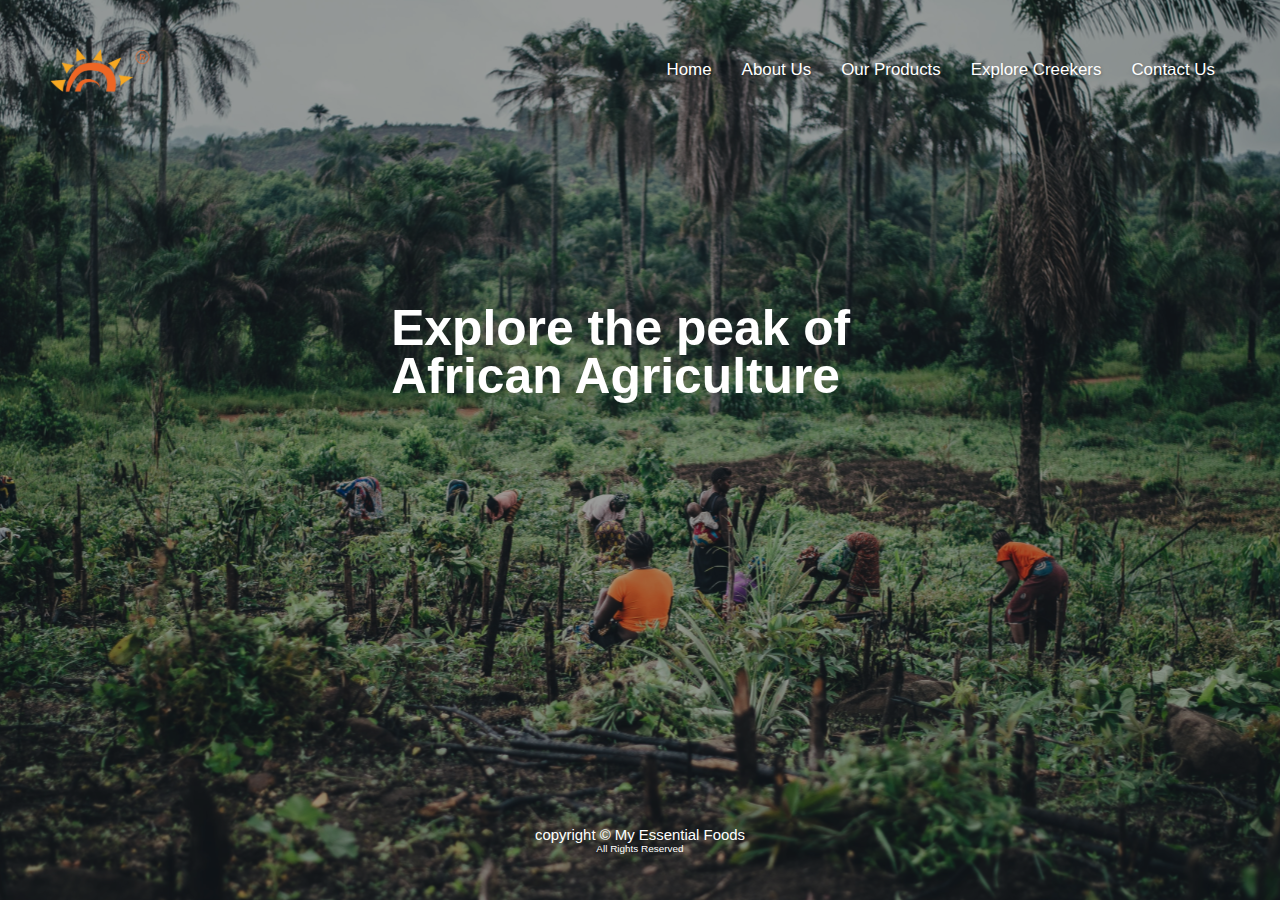
<file: index.html>
<!DOCTYPE html>
<html lang="en">
<head>
    <meta charset="UTF-8">
    <meta http-equiv="X-UA-Compatible" content="IE=edge">
    <meta name="viewport" content="width=device-width, initial-scale=1.0">
    <title>Essenx</title>
    <link rel="shortcut icon" href="/assets/images/logo.svg" type="image/x-icon">
    <link href="https://unpkg.com/aos@2.3.1/dist/aos.css" rel="stylesheet">
  <link rel="stylesheet" href="/assets/styles/index.css">
</head>
<body>
    <div class="shownav"></div>
    <header >
        <nav class="container"> 
           <div class="logo">
               <img src="/assets/images/logo.svg" alt=" ">
           </div>
           <div class="harmburger">
               <span></span><span></span><span></span>
           </div>
           <ul class="nav-list">
            <li class="close-burger">
                <span></span>
                <span></span>
            </li>
               <li><a href="/assets/pages/homepage.html">Home</a></li>
               <li><a href="#">About Us</a></li>
               <li><a href="/assets/pages/products.html">Our Products</a></li>
               <li><a href="/assets/pages/explore.html">Explore Creekers</a></li>
               <li><a href="#">Contact Us</a></li>
           </ul>
        </nav>
    </header>
    <div class="body">
        <main data-aos="fade-right" data-aos-easing="ease-in-back" data-aos-duration="800">
            <h1 class="display-one">
               <span> Explore the peak of </span>
               <span>African Agriculture</span>
            </h1>
        </main>
        <footer>
            <p>copyright &copy; My Essential Foods</p>
            <p class="small">All Rights Reserved</p>
        </footer>
    </div>
    <script src="https://unpkg.com/aos@2.3.1/dist/aos.js"></script>
    <script>
        let harmburger = document.querySelector('.harmburger');
        let closeburger = document.querySelector('.close-burger');
        let navCover = document.querySelector('.shownav');
        let navList = document.querySelector('.nav-list');
        harmburger.addEventListener('click',()=>{
        navCover.classList.toggle('show');
         setTimeout(() => {
            navList.classList.toggle('view');
         }, 600);
        })
        closeburger.addEventListener('click',()=>{
            navCover.classList.toggle('show')
            navList.classList.toggle('view')
        })
        AOS.init();
    </script>
</body>
</html>
</file>
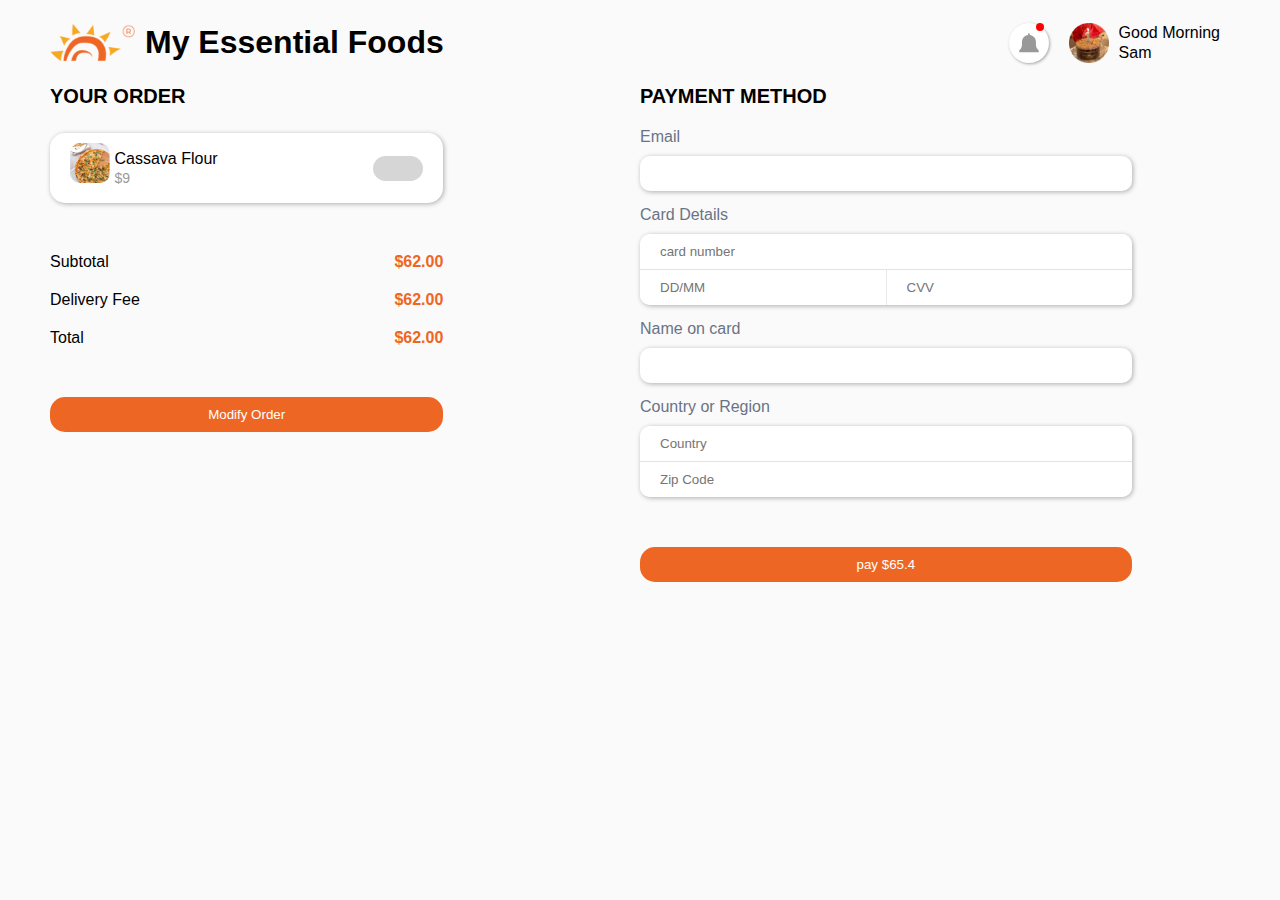
<file: assets/pages/checkout.html>
<!DOCTYPE html>
<html lang="en">
<head>
    <meta charset="UTF-8">
    <meta http-equiv="X-UA-Compatible" content="IE=edge">
    <meta name="viewport" content="width=device-width, initial-scale=1.0">
    <title>checkout</title>
    <link rel="shortcut icon" href="/assets/images/logo.svg" type="image/x-icon">
    <!-- <link href="https://unpkg.com/aos@2.3.1/dist/aos.css" rel="stylesheet"> -->
    <link rel="stylesheet" href="/assets/styles/check.css">
</head>
<body>
   <div class="container">
    <header data-aos="fade-down">
        <nav>
            <a href="#" class="logo-sec">
                <p class="logo">
                    <img src="/assets/images/logo.svg" alt="">
                </p>
                <h1>My Essential Foods</h1>
            </a>
            <ul>
                <li class="not-bell">
                    <img src="/assets/images/notif-bell.svg" alt="">
                </li>
                <li class="user-profile">
                    <div class="icon-div">
                        <img src="/assets/images/user-icon.png" alt="">
                    </div>
                    <div>
                        <p>Good Morning</p>
                        <p>Sam</p>
                    </div>
                </li>
            </ul>
        </nav>
    </header>
    <main>
        <section class="order-section">
            <h3 class="lead-text">Your Order</h3>
            <ul class="order-items">
                <li class="order" data-aos="fade-up">
                    <div class="order-detail">
                        <div class="order-div">
                            <img src="/assets/images/food-icon/pexels-pixabay-315755wbb 1.png" alt="">
                        </div>
                        <div class="order-main">
                            <h4 class="order-head">Cassava Flour</h4>
                            <p>$9</p>
                        </div>
                    </div>
                    <div class="order-action">
                        <input type="number" name="" id="">
                    </div>
                </li>
                
            </ul>
            <ul class="order-summary" data-aos="fade-left">
                <li>
                    <p>Subtotal</p>
                    <p class="sub-total summary-value">$62.00</p>
                </li>
                <li>
                    <p>Delivery Fee</p>
                    <p class="sub-total summary-value">$62.00</p>
                </li>
                <li>
                    <p>Total</p>
                    <p class="total summary-value">$62.00</p>
                </li>
            </ul>
            <button class="btn" >Modify Order</button>
        </section>
        <section class="payment-section">
            <h3 class="lead-text">Payment Method</h3>
            <form action="">
                <label for="email" data-aos="fade-right">Email</label>
                <input type="email" name="email" id="email" data-aos="fade-right">
                <label for="card-details" data-aos="fade-left">
                    Card Details
                </label>
                <div id="card-details" data-aos="fade-left">
                    <input type="text" name="card-number" id="card-number" placeholder="card number">
                    <aside>
                       <input type="text" name="card-year" id="card-year" placeholder="DD/MM">
                       <input type="text" name="card-cvv" id="card-cvv" placeholder="CVV">
                    </aside>
                </div>
                <label for="name" data-aos="fade-right">Name on card</label>
                <input type="text" name="name" id="name" data-aos="fade-right">
                <label for="card-details" data-aos="fade-left">
                    Country or Region
                </label>
                <div id="location" data-aos="fade-right">
                    <input type="text" name="country" id="country" placeholder="Country">
                    <aside>
                       <input type="text" name="zip-code" id="zip-code" placeholder="Zip Code">
                    </aside>
                </div>
                <button class="btn"> pay $65.4</button>
            </form>
        </section>
    </main>
   </div>
   <!-- <script src="https://unpkg.com/aos@2.3.1/dist/aos.js"></script> -->
<!-- <script>
    
    let lis = [...document.querySelectorAll('.order-items li')];
    lis.forEach(li =>{
    let order = 1;
        
        li.addEventListener('click',function(e){
            let addItem = this.querySelector('.add-order')
            let reduceItem = this.querySelector('.reduce-order');
            let orderDisplay = this.querySelector('.order-qty');
            orderDisplay.innerHTML = order;
                addItem.addEventListener('click',(e)=>{
                    order+=1;
                    console.log(order);
                    orderDisplay.innerHTML = order;
                    e.stopPropagation();

                })
                reduceItem.addEventListener('click',(e)=>{
                    if(order<=1){

                    }else{
                    order-=1;
                    console.log(order);
                    orderDisplay.innerHTML = order;
                    }
                   
                    e.stopPropagation();

                })
        })
    })
    // AOS.init();

</script> -->
</body>
</html>
</file>
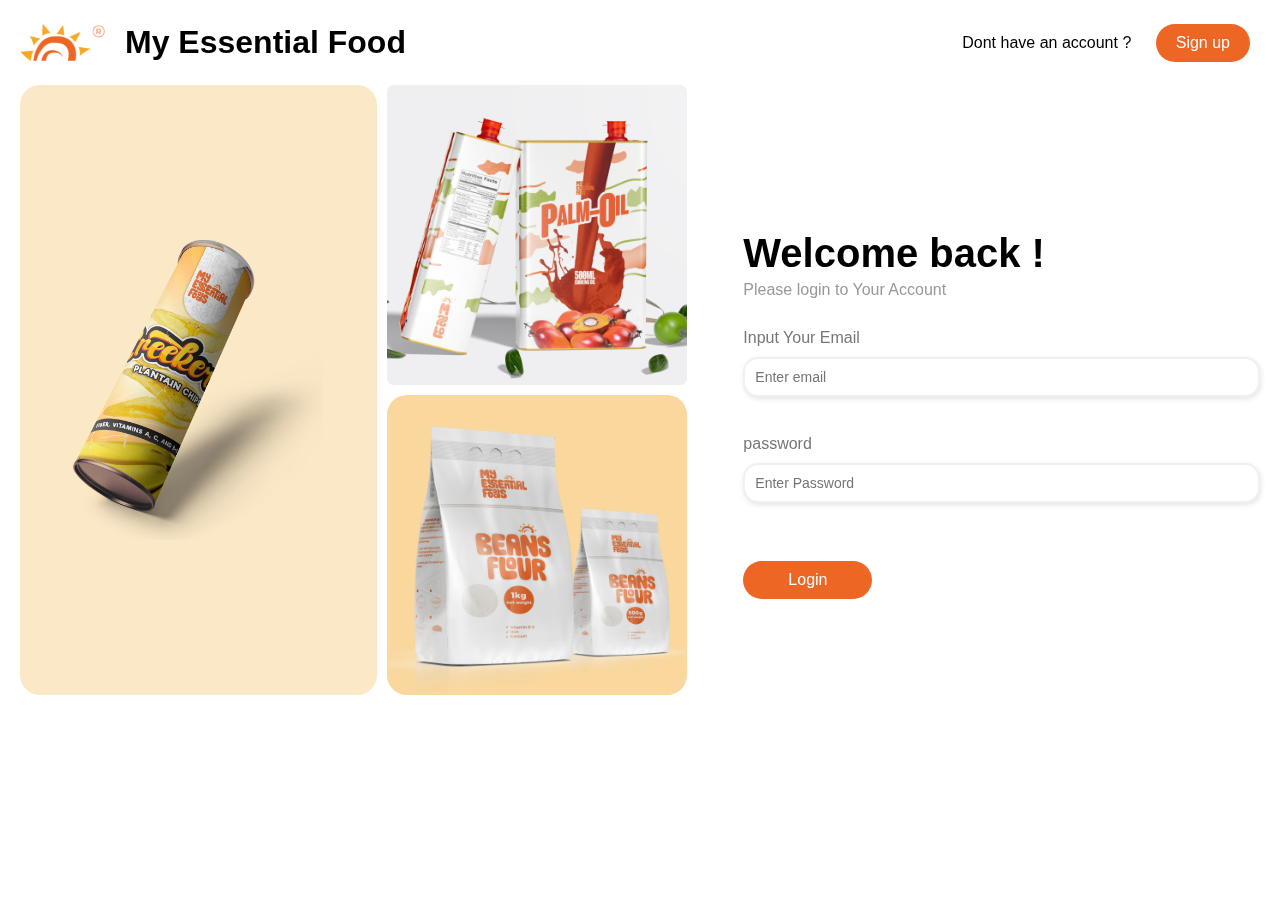
<file: assets/pages/login.html>
<!DOCTYPE html>
<html lang="en">

<head>
    <meta charset="UTF-8">
    <meta name="viewport" content="width=device-width, initial-scale=1.0">
    <meta http-equiv="X-UA-Compatible" content="IE=7">
    <link rel="shortcut icon" href="/assets/images/logo.svg" type="image/x-icon">
    <link href="https://unpkg.com/aos@2.3.1/dist/aos.css" rel="stylesheet">
    <link rel="stylesheet" href="/assets/styles/login.css">
    <title>Login Page</title>
</head>

<body>
   <div class="container">
    <header data-aos="fade-down">
        <nav>
            <a href="#" class="logo-sec">
                <p class="logo">
                    <img src="/assets/images/logo.svg" alt="">
                </p>
                <h1>My Essential Food</h1>
            </a>
            <div class="nav-right">
                <p>Dont have an account ?</p>
                <a href="#" class="sign-up">Sign up</a>
            </div>
        </nav>
    </header>
    <main>
        <section class="grid-section" data-aos="fade-right">
             <aside class="grid-one">
                 <img src="/assets/images/creekers tin.png" alt=" ">
               
             </aside>
             <aside class="grid-two">
                 <img src="/assets/images/palmoil.png" alt=" ">
             </aside>
             <aside class="grid-three">
                 <img src="/assets/images/beans-flour.png" alt="">
             </aside>
        </section>
        <section class="signup-div" data-aos="fade-up">
            <form class="form" id="form">
                <article>
                    <h2>Welcome back !</h2>
                <p>Please login to Your Account</p>
                </article>
                <div class="form-control">
                    <label for="email"> Input Your Email</label>
                    <input type="test" name="email" id="email" placeholder="Enter email">
                    <small>Error Mesage</small>
                </div>
                <div class="form-control">
                    <label for="password"> password</label>
                    <input type="password" name="password" id="password" placeholder="Enter Password">
                    <small>Error Mesage</small>
                </div>
                <div class="button">
                <button type="submit" class="sign-up">Login</button>
                <button type="submit" class="sign-up sign-mobile">Sign Up</button>

                </div>
            </form> 
        </section>
    </main>
   </div> 
<!-- <script src="/assets/script/login.js"></script> -->
<script src="https://unpkg.com/aos@2.3.1/dist/aos.js"></script>
<script>
    AOS.init();
</script>
</body>

</html>

<!-- -->
</file>
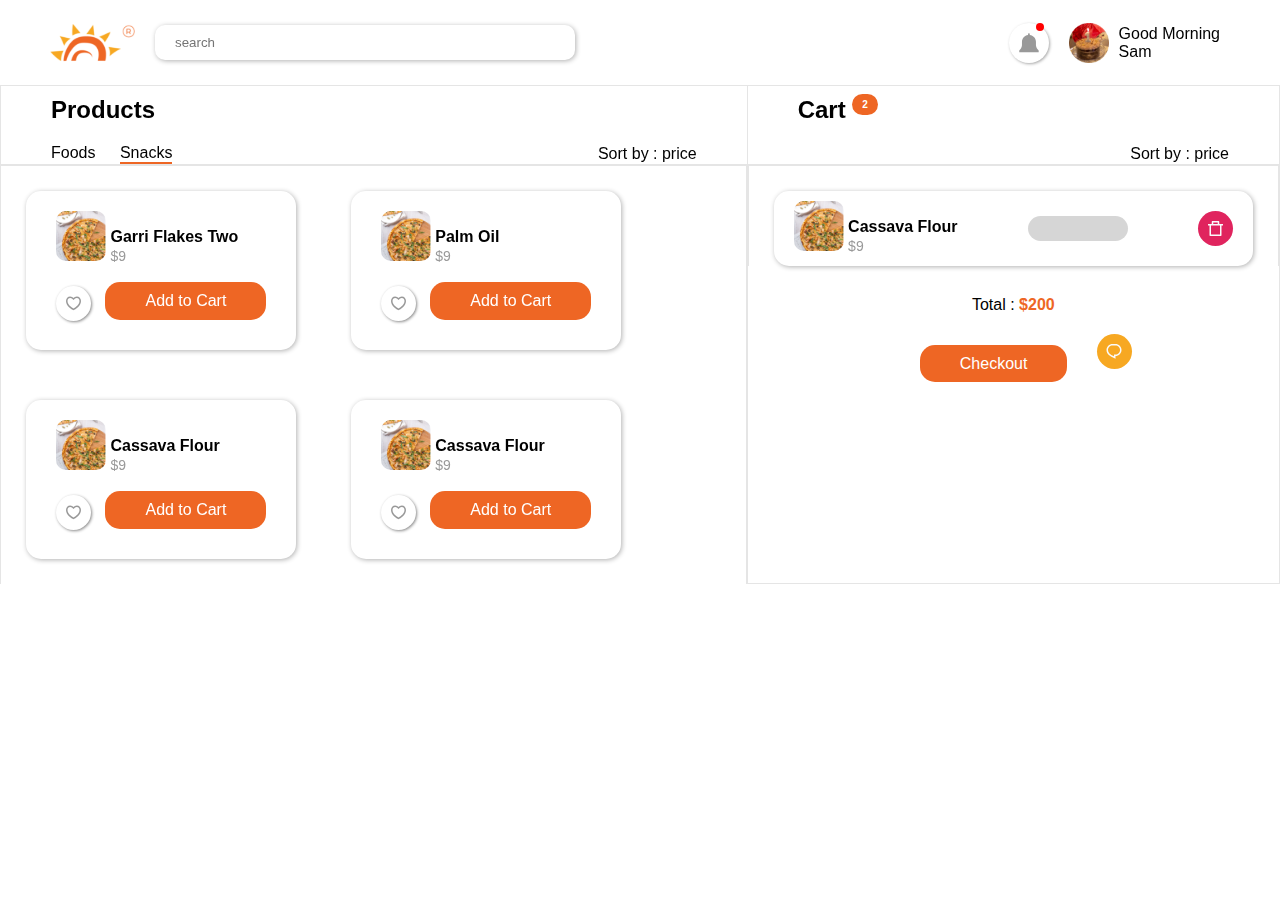
<file: assets/pages/products.html>
<!DOCTYPE html>
<html lang="en">
<head>
    <meta charset="UTF-8">
    <meta http-equiv="X-UA-Compatible" content="IE=edge">
    <meta name="viewport" content="width=device-width, initial-scale=1.0">
    <title>Products</title>
    <link rel="shortcut icon" href="/assets/images/logo.svg" type="image/x-icon">
    <link href="https://unpkg.com/aos@2.3.1/dist/aos.css" rel="stylesheet">
    <link rel="stylesheet" href="/assets/styles/product.css">
</head>
<body>
    <header data-aos="fade-down">
        <nav>
            <a href="#" class="logo-sec">
                <p class="logo">
                    <img src="/assets/images/logo.svg" alt="">
                </p>
                <form action="" id="nav-search">
                    <input type="search" name="search" id="search" placeholder="search">
                </form>
            </a>
            <ul>
                <li class="not-bell">
                    <img src="/assets/images/notif-bell.svg" alt="">
                </li>
                <li class="user-profile">
                    <div class="icon-div">
                        <img src="/assets/images/user-icon.png" alt="">
                    </div>
                    <div>
                        <p>Good Morning</p>
                        <p>Sam</p>
                    </div>
                </li>
            </ul>
        </nav>
    </header>
    <main>
        <section class="products-section" data-aos="fade-left">
            <!-- <div class="added-message">

            </div> -->
           <h2 class="orange-button prod-head">Products</h2>
           <h2 class="cart-product">Cart</h2>
           <div>
            <ul class="product-category">
                <li>Foods</li>
                <li class="active"> Snacks</li>
            </ul>
            <aside class="product-sort">
                <p>Sort by :</p>
                 <p>price </p>
            </aside>
           </div>
        </section>
        <section class="cart-section" data-aos="fade-right">
          <h2>
              <span>Cart</span>
              <span class="cart-qty">2</span>
          </h2>
          <div>
            <aside class="cart-sort">
                <p>Sort by :</p>
                 <p>price </p>
            </aside>
           </div>
        </section>
        <section class="products-detail">
            <ul class="order-items order-item-two order-item" id="">
                <li class="order" data-aos="fade-up">
                    <div class="order-detail">
                        <div class="order-div">
                            <img src="/assets/images/food-icon/pexels-pixabay-315755wbb 1.png" alt="">
                        </div>
                        <div class="order-main">
                            <h4 class="order-head">Garri Flakes Two</h4>
                            <p>$9</p>
                        </div>
                    </div>
                    <aside>
                        <div class="order-action">
                            <img src="/assets/images/food-icon/heart-shape.svg" alt="">
                        </div>
                        <a href="#" class="check-out">Add to Cart</a>
                    </aside>
                </li>
                <li class="order" data-aos="fade-up">
                    <div class="order-detail">
                        <div class="order-div">
                            <img src="/assets/images/food-icon/pexels-pixabay-315755wbb 1.png" alt="">
                        </div>
                        <div class="order-main">
                            <h4 class="order-head">Palm Oil</h4>
                            <p>$9</p>
                        </div>
                    </div>
                    <aside>
                        <div class="order-action">
                            <img src="/assets/images/food-icon/heart-shape.svg" alt="">
                        </div>
                        <a href="#" class="check-out">Add to Cart</a>
                    </aside>
                </li>
                <li class="order" data-aos="fade-up">
                    <div class="order-detail">
                        <div class="order-div">
                            <img src="/assets/images/food-icon/pexels-pixabay-315755wbb 1.png" alt="">
                        </div>
                        <div class="order-main">
                            <h4 class="order-head">Cassava Flour</h4>
                            <p>$9</p>
                        </div>
                    </div>
                    <aside>
                        <div class="order-action">
                            <img src="/assets/images/food-icon/heart-shape.svg" alt="">
                        </div>
                        <a href="#" class="check-out">Add to Cart</a>
                    </aside>
                </li>
                <li class="order" data-aos="fade-up">
                    <div class="order-detail">
                        <div class="order-div">
                            <img src="/assets/images/food-icon/pexels-pixabay-315755wbb 1.png" alt="">
                        </div>
                        <div class="order-main">
                            <h4 class="order-head">Cassava Flour</h4>
                            <p>$9</p>
                        </div>
                    </div>
                    <aside>
                        <div class="order-action">
                            <img src="/assets/images/food-icon/heart-shape.svg" alt="">
                        </div>
                        <a href="#" class="check-out">Add to Cart</a>
                    </aside>
                </li>
            </ul>
            <ul class="order-items order-item-one order-item order-none" id="">
                <li class="order" data-aos="fade-up">
                    <div class="order-detail">
                        <div class="order-div">
                            <img src="/assets/images/food-icon/pexels-pixabay-315755wbb 1.png" alt="">
                        </div>
                        <div class="order-main">
                            <h4 class="order-head">Garri Flakes One</h4>
                            <p>$9</p>
                        </div>
                    </div>
                    <aside>
                        <div class="order-action">
                            <img src="/assets/images/food-icon/heart-shape.svg" alt="">
                        </div>
                        <a href="#" class="check-out">Add to Cart</a>
                    </aside>
                </li>
                <li class="order" data-aos="fade-up">
                    <div class="order-detail">
                        <div class="order-div">
                            <img src="/assets/images/food-icon/pexels-pixabay-315755wbb 1.png" alt="">
                        </div>
                        <div class="order-main">
                            <h4 class="order-head">Pizza thingy</h4>
                            <p>$9</p>
                        </div>
                    </div>
                    <aside>
                        <div class="order-action">
                            <img src="/assets/images/food-icon/heart-shape.svg" alt="">
                        </div>
                        <a href="#" class="check-out">Add to Cart</a>
                    </aside>
                </li>
                <li class="order" data-aos="fade-up">
                    <div class="order-detail">
                        <div class="order-div">
                            <img src="/assets/images/food-icon/pexels-pixabay-315755wbb 1.png" alt="">
                        </div>
                        <div class="order-main">
                            <h4 class="order-head">Garri Flour</h4>
                            <p>$9</p>
                        </div>
                    </div>
                    <aside>
                        <div class="order-action">
                            <img src="/assets/images/food-icon/heart-shape.svg" alt="">
                        </div>
                        <a href="#" class="check-out">Add to Cart</a>
                    </aside>
                </li>
                <li class="order" data-aos="fade-up">
                    <div class="order-detail">
                        <div class="order-div">
                            <img src="/assets/images/food-icon/pexels-pixabay-315755wbb 1.png" alt="">
                        </div>
                        <div class="order-main">
                            <h4 class="order-head">Cassava Flour</h4>
                            <p>$9</p>
                        </div>
                    </div>
                    <aside>
                        <div class="order-action">
                            <img src="/assets/images/food-icon/heart-shape.svg" alt="">
                        </div>
                        <a href="#" class="check-out">Add to Cart</a>
                    </aside>
                </li>
            </ul>
        </section>
        <section class="cart-detail">
            <ul class="order-items">
                <li class="order" data-aos="fade-up">
                    <div class="order-detail">
                        <div class="order-div">
                            <img src="/assets/images/food-icon/pexels-pixabay-315755wbb 1.png" alt="">
                        </div>
                        <div class="order-main">
                            <h4 class="order-head">Cassava Flour</h4>
                            <p>$9</p>
                        </div>
                    </div>
                    <div class="order-cart-qty">
                        <input type="number" name="" id="">
                    </div>
                    <div class="order-action">
                        <img src="/assets/images/food-icon/delete-icon.svg" alt="">
                    </div>
                </li>
                <!-- <li class="order" data-aos="fade-up">
                    <div class="order-detail">
                        <div class="order-div">
                            <img src="/assets/images/food-icon/pexels-pixabay-315755wbb 1.png" alt="">
                        </div>
                        <div class="order-main">
                            <h4 class="order-head">Melon Seeds</h4>
                            <p>$9</p>
                        </div>
                    </div>
                    <div class="order-action">
                        <img src="/assets/images/food-icon/delete-icon.svg" alt="">
                    </div>
                </li>
                <li class="order" data-aos="fade-up">
                    <div class="order-detail">
                        <div class="order-div">
                            <img src="/assets/images/food-icon/pexels-pixabay-315755wbb 1.png" alt="">
                        </div>
                        <div class="order-main">
                            <h4 class="order-head">Plantain Chips</h4>
                            <p>$9</p>
                        </div>
                    </div>
                    <div class="order-action">
                        <img src="/assets/images/food-icon/delete-icon.svg" alt="">
                    </div>
                </li> -->
            </ul>
            <aside>
                <p>Total : <span class="total-amt">$200</span></p>
                <p class="product-action">
                     <a href="/assets/pages/checkout.html" class="check-out">Checkout</a> 
                     <span class="msg-icon"><img src="/assets/images/food-icon/msg-icon.svg" alt=""></span>
                     <div class="customer-care">
                          <h4 class="customer-lead">Welcome to Customer Support</h4>
                           <div>
                            <small class="cc-reply">Hello there</small>
                            <small class="user-reply">Hello there</small>
                           </div>
                          <form action="">
                              <input type="text" name="customer" id="customer" placeholder="type here">
                          </form>
                     </div>
                </p>
            </aside>
        </section>
    </main>
    <script src="https://unpkg.com/aos@2.3.1/dist/aos.js"></script>
    <script>
        let msgIcon = document.querySelector('.msg-icon');
        let customareCare = document.querySelector('.customer-care')
        let navSearch = document.getElementById('nav-search');
        let cartToggle = document.querySelector('.cart-product');
        let cart = document.querySelector('main .cart-detail')
        let productSection = document.querySelector('main .products-section')
        let allAddCarts = [...document.querySelectorAll('.order-item a.check-out')];
        let prodCategory = document.querySelectorAll('.product-category li')
       cartToggle.addEventListener('click',()=>{
          document.querySelector('.prod-head').classList.toggle('orange-button')
          cart.classList.toggle('active');
          document.querySelector('.cart-product').classList.toggle('orange-button');
          document.querySelector('main .products-detail').classList.toggle('layout');
       })
        msgIcon.addEventListener('click',()=>{
           customareCare.classList.toggle('active');
          let form = document.querySelector('.customer-care form');
           form.addEventListener('submit',(e)=>{
               e.preventDefault();
               let formEntry = form[0].value;
               let small = document.createElement('small');
               small.innerText = formEntry;
               small.setAttribute('class','user-reply');
               small.setAttribute("data-aos","fade-left");
               customareCare.querySelector('div').append(small);
               form[0].value = ''
           })
        })
        prodCategory.forEach( prod =>{
            prod.addEventListener('click',function(e){
                let orderTwo = document.querySelector('.order-item-two')
                let orderOne = document.querySelector('.order-item-one')
                if(this.nextElementSibling){
                    this.classList.toggle('active');
                     this.nextElementSibling.className = ''
                     orderTwo.classList.add('order-none');
                     orderOne.classList.remove('order-none')
                }else{
                    this.classList.toggle('active');
                    this.previousElementSibling.className = ''
                    orderOne.classList.add('order-none')
                    orderTwo.classList.remove('order-none')
                }
            })
        })
        console.clear()
        try {
            AOS.init();
        } catch (error) {
            
        }
        allAddCarts.forEach(cartItem =>{
            cartItem.addEventListener('click',function() {
                let productName = this.parentElement.parentElement.querySelector('.order-head').innerHTML
                let addDiv = document.createElement('p');
                addDiv.setAttribute('class','added-msg');
                addDiv.innerHTML = `Added ${productName} to cart`;
                productSection.append(addDiv);
                setTimeout(() => {
                    productSection.removeChild(productSection.querySelector('.added-msg'));
                }, 3000);
            })
        })
    </script>
</body>
</html>
</file>
<file: assets/styles/index.css>
*,ul,li{
    padding: 0;
    margin: 0;
    box-sizing: border-box;
    font-family: 'Poppins',sans-serif;
}

html{
    scroll-behavior: smooth;
    font-size: 62.22%;
}
:root{
    --white-text:rgb(255, 255, 255);
    --orange-background: rgb(238, 102, 36);
    --orange-text: rgb(238, 102, 36);
    --white-background: rgb(255, 255, 255);
    --trans-background: rgba(255, 255, 255, 0.322);

}
body{
    background-image: url('/assets/images/index-bkg.svg');
    background-repeat: no-repeat;
    background-position: center;
    position: relative;
    background-size: cover;
    height: 100vh;
}
body::after{
    content: '';
    display: block;
    position: absolute;
    top: 0;
    left: 0;
    width: 100%;
    height: 100%;
    background-color: rgba(0, 0, 0, 0.342);
    z-index: -10;
}
.container{
    padding: 20px 50px;
}
header nav {
    display: flex;
    justify-content: space-between;
    align-items: center;
}
header .logo{
   width: 10rem;
   height: 10rem;
}
header img{
    width: 100%;
    height: 100%;
    object-fit: contain;
}
header ul{
    display: flex;
    justify-content: space-between;
    align-items: center;
    list-style: none;
}
header li{
    margin: 0 15px;
}
header .close-burger{
    display:none;
   }
header li a{
    font-size: 1.7rem;
    text-decoration: none;
    color:var(--white-text);
    position: relative;
    text-shadow: 1px 1px 3px #00000040;

    /* font-weight: bold; */
    
}
header li a::after{
    content: '';
    display: block;
    position: absolute;
    transform: translateY(0.3rem);
    margin-top: 10px;
    bottom: 0;
    left: 0;
    width: 0%;
    height: 0%;
    transition: all .2s ease-in;
    overflow: hidden;
    background-color: var(--white-background);
}
header li a:hover::after{
    width: 60%;
    left: 30%;
    height: 15%;
}
/* header{
    box-shadow: 1px 1px 3px #00000040;
    background-color: var(--trans-background);
} */
main{
    margin: 0 auto;
    padding: 0;
    padding-top: 15rem;
width: 50rem;

}
.display-one{

font-size: 5rem;
/* text-shadow: 1px 5px 3px rgb(0, 0, 0); */

color: var(--white-text);
}
.display-one span{
    display: block;
}
.display-one span:nth-child(1){
    transform: translateY(10px);
}
footer{
    position: absolute;
    bottom: 5%;
    left: 50%;
    transform: translate(-50%,-5%);
}
footer p{
  color: var(--white-text);
  font-size: 1.5rem;
  text-align: center;
}
footer p.small{
  font-size: 1rem;
}
.harmburger{
    display: none;
}
@media screen and (max-width:820px){
    body{
        overflow: hidden !important;
    }

    .shownav{
       background-color: #fff;
       position: absolute;
       width: 100vw;
       height: 100vh;
       transform: translateX(-1000px);
       transition:  all 0.3s ease-in;
       z-index: 0;
    }
    .shownav.show{
       transform: translate(0);
       z-index: 2;
    }
    header ul{
        display: none;
        transition: all 1s ease-in;
    }
    header ul.view{
        z-index: 4;
        display: block;
        transform: translate(0);
        color: #000;
        position: absolute;
        top: 20%;
        left: 50%;
        transform: translate(-50%,-20%);
    }
    .container{
        padding: 5px 20px;
    }
    header .close-burger{
     display: block;
     cursor: pointer;
      transform: translateX(55px);
    }
    header .close-burger span{
        display: block;
        background-color: #000;
        width: 30px;
        height: 5px;
    }
    header .close-burger span:nth-child(1){
        transform: rotate(225deg);
        transform-origin: center;

    }
    header .close-burger span:nth-child(2){
        transform: rotate(-225deg);
        transform-origin: top;

    }
    header ul.view li{
        margin: 20px;
        text-align: center;
    }
    header li a:hover::after{
        left: 0;
        width: 80%;
    }
    header li a::after{
        background-color: var(--orange-background);
    }
    .harmburger{
        display: block;
        cursor: pointer;
    }
    .harmburger span{
        display: block;
        width: 35px;
        height: 5px;
        background-color: #fff;
    }
    .harmburger span:nth-child(2){
      margin: 5px 0;
    }
    header li a{
        color: #000;
        text-shadow: none;
    }
    .display-one{
        font-size: 3rem;
        text-align: center;
    }
    main{
        width: auto;
    }
    .display-one span{
        transform: none !important;
    }
    footer p{
        color: var(--white-text);
        font-size: 1.3rem;
        text-align: center;
        width:100vw;
      }
     
}
</file>
<file: assets/styles/check.css>
*{
    box-sizing: border-box;
    font-family: 'Poppins',sans-serif;
    margin: 0;
    padding: 0;
}
body{
    background-color: #fafafa;
}
html{
    scroll-behavior: smooth;
}
.container{
    padding: 10px 50px;
    padding-top: 0;
}
header nav{
    display: flex;
    justify-content: space-between;
    align-items: center;
}
nav a{
    color: #000;
    text-decoration: none;
}
.logo{
    width: 85px;
    height: 85px;
}
.logo-sec{
    display: flex;
    justify-content: left;
    align-items: center;
}
.logo-sec p,.logo-sec h1{
    margin: 0;
}
.logo-sec h1{
    margin-left: 10px;
}
.logo img{
    width: 100%;
    height: 100%;
}

.user-profile{
    display: flex;
    justify-content: space-around;
    align-items: center;
}
.user-profile div:nth-child(2){
    margin-left: 10px;
}
nav ul{
    padding: 0;
    display: flex;
    justify-content: space-between;
    align-items: center;
}
nav li{
    /* display: inline-block; */
    list-style: none;
    margin: 0 10px;
}
.icon-div{
    width: 40px;
    height: 40px;
}
.icon-div img{
    width: 100%;
    height: 100%;
}
.user-profile p{
    line-height: 20px;
}
.not-bell{
    width: 40px;
    height: 40px;
    padding: 5px 10px;
    border-radius: 25px;
    background-color: #fff;
    box-shadow: 1px 1px 3px rgba(0, 0, 0, 0.342);
    position: relative;
}
.not-bell::after{
    position: absolute;
    right: 5px;
    top: 0px;
    width: 20%;
    height: 20%;
    background-color: red;
    content: '';
    border-radius: 15px;
}
.not-bell img{
  width: 100%;
  height: 100%;
}
main{
    display: grid;
    grid-template-columns: repeat(12,1fr);
}
.order-section{
grid-column: 1/5;
}
.payment-section{
    grid-column: 7/12;
}
main section{
    /* display: inline-block; */
}
.lead-text{
    text-transform: uppercase;
    font-size: 20px;
    font-weight: 600;
    text-align: left;
}
form{
    margin-top: 20px;
}
label{
    display: block;
    margin: 10px 0;
    color:#697386;
    margin-top: 15px;
}

.order-div{
    width: 40px;
    height: 40px;
}
.order-div img{
    width: 100%;
    height: 100%;
    border-radius: 10px;

}

.order-main p{
    line-height: 20px;
    color: #999999;
    font-weight: 400;
    font-size: 14px;
}

.order-items{
    margin-top: 15px;
}
.order-action{
    display: flex;
    justify-content: space-between;
    align-items: center;
}

.order-action input {
    -webkit-appearance: none;
    margin: 0;
    background-color: rgba(153, 153, 153, 0.4);
    color: rgb(0, 0, 0);
    text-align: center;
    padding: 5px 0;
    border: none;
    width: 50px;
    border-radius: 15px;
  }
  
  /* Firefox */
  .order-action  input[type=number] {
    -moz-appearance: textfield;
  }
.order{
    list-style: none;
    display: flex;
    justify-content: space-between;
    align-items: center;
    background-color: #fff;
    padding: 10px 20px;
    border-radius: 15px;
    margin: 25px 0;
    box-shadow: 1px 1px 5px #0000004f;
}
.order-detail div{
 display: inline-block;
}
.reduce-order,.add-order{
    padding: 5px 10px;
    background-color: #fafafa;
    border-radius: 15px;
    cursor: pointer;

}
.order-head{
    font-weight: 500;
}
.order-main{
    padding-bottom: 5px;
}
.order-summary{
    margin:50px 0;
}
.order-summary li{
    display: flex;
    justify-content: space-between;
    align-items: center;
    margin: 20px 0;
}
.summary-value{
    color: #EE6624;
    font-weight: 700;
}
.order-summary li p:nth-child(1){
    font-weight: 500;
}
.btn{
    display: block;
    width: 100%;
    border-radius: 15px;
    border: none;
    margin-top: 50px;
    background-color: #EE6624;
    color: #fff;
    padding: 10px 20px;
    cursor: pointer;
}

.payment-section input{
    width: 100%;
    padding: 10px 20px;
    border-radius: 10px;
    box-shadow: 1px 1px 5px #0000004f;
   outline: none;
   border: none;
}
#card-details,#location{
    border-radius: 10px;
   box-shadow: 1px 1px 5px #0000004f;
  overflow: hidden;
}
#card-details input,#location input{
    border-radius: 0;
    box-shadow: none;
   outline: none;
   border: none;
}
#card-details aside,#location aside{
    display: flex;
   justify-content: space-between;
   align-items: center;
  border-top: 1px solid rgba(60, 66, 87, 0.12);
}

#card-details aside input{
    width: 100%;
    padding: 10px 20px;
    
}

#card-details aside input:nth-child(2){
    /* margin-left: 10px; */
    border-left: 1px solid rgba(60, 66, 87, 0.12);
}

@media screen and (max-width:1080px){
    main{
        display: block;
    }
    main section{
        margin: 20px 0;
    }
    .payment-section{
        margin: 30px 0;
    }
    .container{
        padding: 10px;
    }
}

@media screen and (max-width:640px){
    .logo-sec h1{
        font-size: 20px;
        margin-left: 0;
    }
    .not-bell,.icon-div{
        width: 30px;
        height: 30px;
    }
    .user-profile p{
        font-size: 12px;
        line-height: 16px;
    }
    .lead-text{
        font-size: 16px;
    }
}

@media screen and (max-width:480px) {
    .container{
        padding: 0 5px;
    }
    nav li{
        margin: 0;
    }
    nav li:nth-child(2){
        margin: 0 5px;
    }
    .logo{
        width: 60px;
        height: 60px;
    }
    .logo-sec h1{
        font-size: 15px;
        transform: translateX(-3px);
    }
    .not-bell,.icon-div{
        width: 25px;
        height: 25px;
    }
    .not-bell{
        padding: 3px 7px;
    }
}
</file>
<file: assets/styles/login.css>
:root{
    --success-color: #2ecc71;
    --error-color : #e74c3c;
}
*{
    box-sizing: border-box;
    font-family: 'Poppins',sans-serif;
    margin: 0;
    padding: 0;
}
html{
    scroll-behavior: smooth;
}
.container{
    padding: 10px 20px;
    padding-top: 0;
}
header nav{
    display: flex;
    justify-content: space-between;
    align-items: center;
}
nav a{
    color: #000;
    text-decoration: none;
}
.logo{
    width: 85px;
    height: 85px;
}
.logo-sec{
    display: flex;
    justify-content: left;
    align-items: center;
}
.logo-sec p,.logo-sec h1{
    margin: 0;
}
.logo-sec h1{
    margin-left: 20px;
}
.logo img{
    width: 100%;
    height: 100%;
}
.nav-right p,.nav-right a{
 display: inline-block;
 margin: 0 10px;
}

.sign-up{
    background-color: #EE6624;
    color: #fff;
    padding: 10px 20px;
    border-radius: 20px;
}
form h2{
    margin-bottom: 5px;
    font-size: 40px;
}
form p{
    margin-top:5px;
    color: #999999;
}
.form{
    padding-top: 50px;
}
.form-control{
    margin: 20px 0;
    position: relative;
}
.form-control label{
    color: #777;
    display: block;
    margin: 10px 0;
}
.sign-mobile{
    display: none !important;
}
.form-control input{
    border: 2px solid #f0f0f0;
    border-radius: 4px;
    display: block;
    width: 100%;
    padding: 10px;
    font-size: 14px;
    border-radius: 15px;
    box-shadow: 1px 2px 5px rgba(24, 39, 75, 0.12);
}
.form-control input:focus{
    outline: 0;
    border-color: #777;
}
.form-control.success input{
    border-color: var(--success-color);
}
.form-control.error input{
    border-color: var(--error-color);
}
.form-control small{
    color: var(--error-color);
    /* position: absolute; */
    visibility: hidden;
}
.form-control.error small{
    visibility: visible;
}

.form button{
    cursor: pointer;
    /* background-color: #3498db; */
    border: none;
    /* border-radius: 15px; */
    display: inline-block;
    /* color:#fff; */
    padding: 10px;
    font-size: 16px;
    margin-top: 20px;
    /* width: 100%; */
    width: 25%;
}
.grid-section{
    display: grid;
    grid-template-columns: repeat(2,1fr);
    grid-template-rows: repeat(2,minmax(0px,auto));
    grid-gap: 10px;
}
.grid-one img{
    width: 250px;
    height: 300px;
  margin: auto;
  position: absolute;
  top: 50%;
  left: 50%;
  transform: translate(-50%,-50%);
}
.grid-one{
    position: relative;
    grid-column: 1/2;
    grid-row: 1/3;
    background-color: #fbe8c6;
    border-radius: 20px;
}
.grid-two{
    grid-column: 2/3;
    grid-row: 1/2;
    width: 300px;
    height: 300px;
    border-radius: 20px;
}
.grid-three{
    grid-column: 2/3;
    grid-row: 2/3;
    background-color: #f9d79d;
    width: 300px;
    height: 300px;
    border-radius: 20px;
}
.grid-two img,.grid-three img{
    width: 100%;
    height: 100%;
}
main{
    display: grid;
    grid-template-columns: repeat(12,1fr);
    align-items: center;
}
article{
    margin-bottom: 30px;
}
.signup-div{
    /* transform: translateX(-300px); */
    grid-column: 8/13;
}
.grid-section{
    grid-column: 1/8;
}

@media screen and (max-width:1120px){
    .signup-div{
        grid-column: 1/13;
        grid-row: 2/3;
    }
    .grid-section{
        grid-column: 1/13;
        grid-row: 1/2;
        margin-bottom: 20px;
        display: none;
    }
}

@media screen and (max-width:710px){
div.button{
   display: flex;
   justify-content: space-between;
   align-items: center;
    }
    
   .form{
       padding-top: 10px;
   }
    .logo-sec h1{
        margin-left: 5px;
        font-size: 20px;
    }
    .nav-right p{
        display: none;
    }
    
.form button{
    width: 100%;
    margin: 0 10px;
}
nav .sign-up{
    display: none;
}
form h2{
    font-size: 30px;
}
.container{
    padding: 0 5px;
}
.form-control{
    margin: 10px 0;
}
.sign-mobile{
    display: block !important;
}
/* .grid-one img,.grid-two,.grid-three{
    width: auto;
    height: auto;
    position: static;
}
.grid-section img{
    width: 100%;
    height: 100%;
} 
.grid-section{
    display: grid;
}*/
}
</file>
<file: assets/styles/product.css>
*{
    box-sizing: border-box;
    font-family: 'Poppins',sans-serif;
    margin: 0;
    padding: 0;
}
html{
    scroll-behavior: smooth;
}
.order-none{
  display: none;
}
header nav{
    display: flex;
    justify-content: space-between;
    align-items: center;
    padding: 0 50px;
}
nav a{
    color: #000;
    text-decoration: none;
}
.logo{
    width: 85px;
    height: 85px;
}
.logo-sec{
    display: flex;
    justify-content: left;
    align-items: center;
}
.logo-sec p,.logo-sec h1{
    margin: 0;
}
.logo-sec h1{
    margin-left: 10px;
}
.logo img{
    width: 100%;
    height: 100%;
}

.user-profile{
    display: flex;
    justify-content: space-around;
    align-items: center;
}
.user-profile div:nth-child(2){
    margin-left: 10px;
}
nav ul{
    padding: 0;
    display: flex;
    justify-content: space-between;
    align-items: center;
}
nav li{
    /* display: inline-block; */
    list-style: none;
    margin: 0 10px;
}

.not-bell{
    width: 40px;
    height: 40px;
    padding: 5px 10px;
    border-radius: 25px;
    background-color: #fff;
    box-shadow: 1px 1px 3px rgba(0, 0, 0, 0.342);
    position: relative;
}
.icon-div{
    width: 40px;
    height: 40px;
}
.not-bell::after{
    position: absolute;
    right: 5px;
    top: 0px;
    width: 20%;
    height: 20%;
    background-color: red;
    content: '';
    border-radius: 15px;
}
nav ul img{
  width: 100%;
  height: 100%;
}

nav form input{
    width: 100%;
    min-width: 400px;
    padding: 10px 20px;
    border-radius: 10px;
    box-shadow: 1px 1px 5px #0000004f;
   outline: none;
   margin-left: 20px;
   border: none;
}
main h2{
    font-weight: 600;
}

.products-section div{
    display: flex;
    justify-content: space-between;
    align-items: center;
    position: relative;
    margin-top: 10px;
}
.cart-product{
    display: none;
    position: absolute;
    top: 0;
    right: 30px;
}
.products-section h2,.cart-section h2{
    padding: 10px 0;
}
.product-category{
    padding: 0;
}
.product-category li{
    display: inline-block;
    cursor: pointer;
}
.product-category li.active{
    border-bottom: 2px solid #ee6624;
}
.product-category li:nth-child(2){
    margin-left: 20px;
}
.product-sort p{
    display: inline-block;
    cursor: pointer;
    margin: 0;
}
.cart-sort{
    text-align: right;
    margin-top: 10px;
}
.cart-sort p{
    display: inline-block;
}
main{
    display: grid;
    grid-template-columns: repeat(12,1fr);
}
main .products-section{
    grid-column: 1/8;
    grid-row: 1/2;
    border: 1px solid #E5E5E5;
    padding: 0 50px;
    border-right: none;
    position: relative;
}
.added-msg{
    position: fixed !important;
    right: 10px;
    top: 15px;
    background-color:rgba(23, 191, 99, 0.28);
    color:#17BF63;
    border-radius: 10px;
    z-index: 2;
    padding: 10px 20px;
}
.order-cart-qty input {
  -webkit-appearance: none;
  margin: 0;
  background-color: rgba(153, 153, 153, 0.4);
  color: rgb(0, 0, 0);
  text-align: center;
  padding: 5px 0;
  border: none;
  width: 100px;
  border-radius: 15px;
}

/* Firefox */
.order-cart-qty  input[type=number] {
  -moz-appearance: textfield;
}
main .cart-section{
    border: 1px solid #E5E5E5;
    grid-column: 8/13;
    grid-row: 1/2;
    padding: 0 50px;
}
main .products-detail{
    grid-column: 1/8;
  grid-row: 2/3;
}
main .cart-detail{
    grid-column: 8/13;
    grid-row: 2/3;
    border: 1px solid #E5E5E5;
    border-top: none;
}

.order-div{
    width: 50px;
    height: 50px;
}
.order-div img{
    width: 100%;
    height: 100%;
    border-radius: 10px;

}

.order-main p{
    line-height: 20px;
    color: #999999;
    font-weight: 400;
    font-size: 14px;
}

.order{
    list-style: none;
    display: flex;
    justify-content: space-between;
    align-items: center;
    background-color: #fff;
    padding: 10px 20px;
    border-radius: 15px;
    margin: 25px;
    box-shadow: 1px 1px 5px #0000004f;
}
.order-detail div{
 display: inline-block;
}
.order-action{
    background-color: #E0245E;
    height: 35px;
    width: 35px;
    padding: 5px 10px;
    border-radius: 25px;
}
.order-action img{
    width: 100%;
    height: 100%;
}
.order-items{
    border: 1px solid #E5E5E5;
    border-bottom: none;
}
.cart-detail aside p{
    text-align: center;
    margin: 30px 0;
}
.total-amt{
    color: #ee6624;
    font-weight: 700;
}
.msg-icon{
    width: 35px;
    height: 35px;
    padding: 10px 5px;
    border-radius: 25px;
    background-color: #F7A822;
    display: inline-block;
    transform:translate(25px,-10px);
    cursor: pointer;
}
.msg-icon img{
    width: 80%;
    height: 100%;
}
.cart-detail aside{
    position: relative;
}
.customer-lead{
    text-align: center;
    padding: 20px 10px;
    background-color: #ee6624;
    color: #fff;
    border-radius: 10px;
}
.customer-care{
 background-color: #fff;
 position: absolute;
 bottom: 50px;
 right: 20px;
 border-radius: 15px;
 box-shadow: 1px 1px 3px rgba(0, 0, 0, 0.356);
 overflow: hidden;
 display: none;
}
.customer-care.active{
    display: block;
}
.customer-care input{
    width: 94%;
    padding: 10px 20px;
    border-radius: 10px;
    box-shadow: 1px 1px 5px #0000004f;
   outline: none;
   border: none;
   margin: 10px;
}
.user-reply{
 text-align: right;
 display: block;
 color: #999999;
 padding: 5px 15px;
 margin: 10px 0;
 position: relative;
}

.cc-reply{
  text-align: left;
  display: block;
  color: #ee6624;
  padding: 5px 15px;
  margin: 10px 0;
}
.cart-qty{
    display: inline-block;
    font-size: 10px;
    background-color: #ee6624;
    color: #fff;
    padding: 5px 10px;
    border-radius: 20px;
    transform: translateY(-10px);
}
.check-out{
    background-color:  #ee6624;
    color: #fff;
    padding: 10px 40px;
    text-decoration: none;
    border-radius: 15px;
}

.order-item .order{
    display: inline-block;
    padding: 20px 30px;
    margin: 25px 50px;
}
.order-item .order-action{
    background-color: #fff;
    box-shadow: 1px 1px 3px rgba(0, 0, 0, 0.459);
    display: inline-block;
    transform: translateY(10px);
}
.order-item .order-action+a{
    display: inline-block;
    margin-left: 10px;
}
.products-detail aside{
    margin: 10px 0;
}
@media screen and (max-width:1320px){
    .order-item .order{
        margin: 25px;
    }
}
@media screen and (max-width:1150px){
    nav form input{
        min-width: 300px;
    }
    .order-item .order{
        display: block;
        margin: 20px 35px;
    }
    .orange-button{
        color: #ee6624;
    }
}
@media screen and (max-width:800px){
    .layout{
        display: none;
    }
    .cart-product{
        display: block;
        cursor: pointer;
    }
    main .products-section{
        grid-column: 1/13;
        /* border: none; */
    }
    nav form{
        display: none;
    }
    .order-items{
        border: none;
    }
    main .products-detail{
        grid-column: 2/12;
        border: none;
    }
    main .cart-detail{
        position: absolute;
        width: 100%;
        top: 179px;
        right: 0;
        background-color: #fff;
        display: none;
    }
    main .cart-detail.active{
        display: block;
    }
    .products-section {
        grid-column: 2/12;
        border: none;
    }
    .cart-section {
        display: none;
    }
    header nav{
        padding: 0 10px;
    }
    .order-head{
        font-size: 14px;
    }
    .customer-care input{
        width: 92%;
    }
}
@media screen and (max-width:520px){
    .order-item .order{
        margin: 10px;
    }
  
    main .cart-detail{
        width: 100%;
        top: 110px;
    }
   main h2{
       font-size: 18px;
   }
    main .products-section {
        grid-column: 1/13;
        border: none;
        padding: 0 10px;
    }
    main .products-detail{
        grid-column: 1/13;
    }
    .logo{
        width: 60px;
        height: 60px;
    }
    .logo-sec h1{
        font-size: 15px;
        transform: translateX(-3px);
    }
    .not-bell,.icon-div{
        width: 25px;
        height: 25px;
    }
    .not-bell{
        padding: 3px 7px;
    }
    .user-profile p{
        font-size: 12px;
        line-height: 16px;
    }
}
</file>
